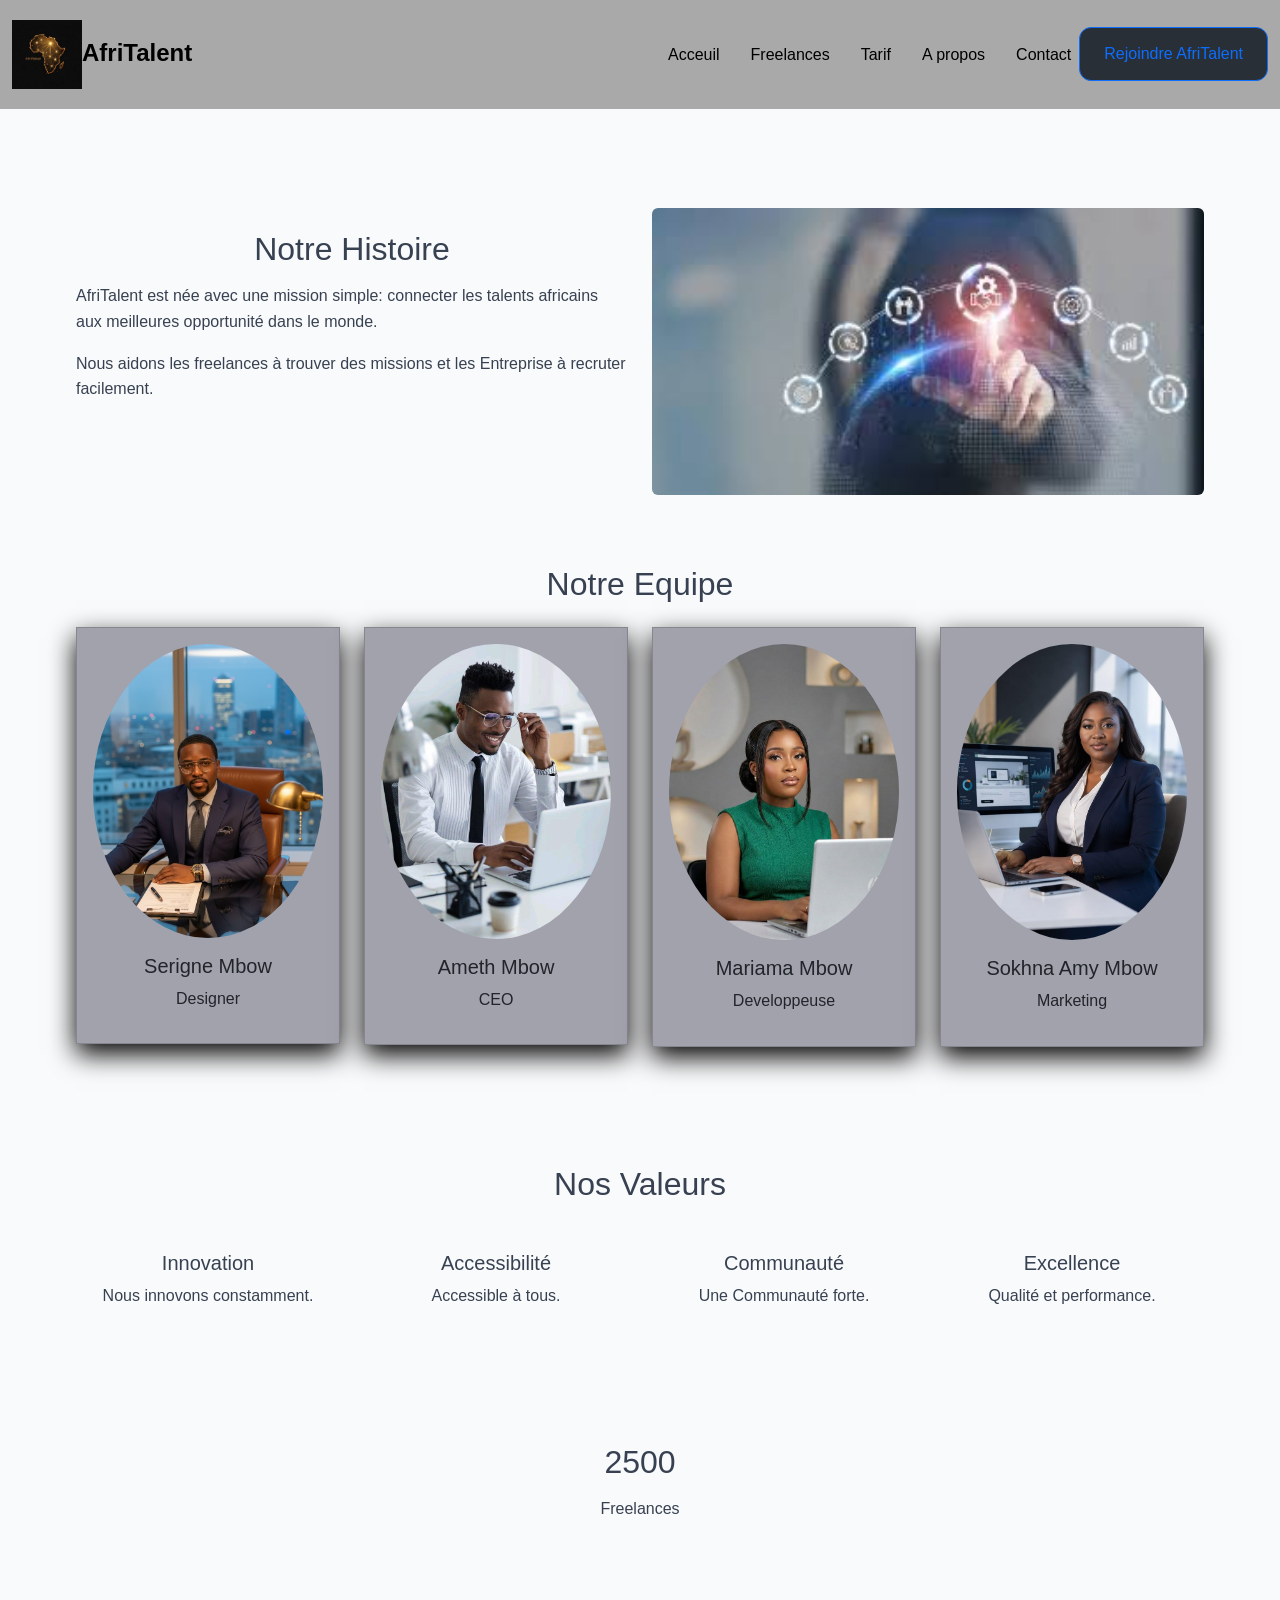
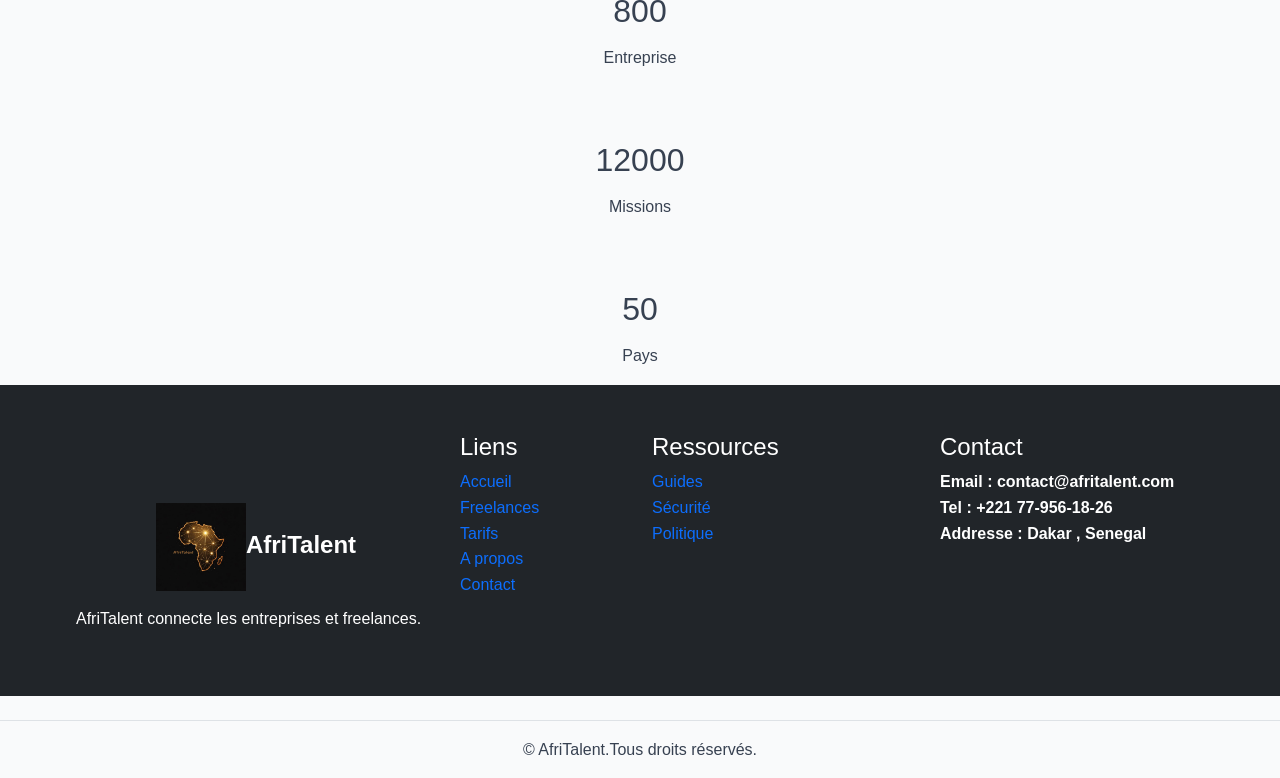
<file: about.html>
<!DOCTYPE html>
<html lang="fr">
<head>
 <meta charset="UTF-8">
 <meta name="viewport" content="width=device-width, initial-scale=1.0">
 <title>AfriTalent — Accueil</title>
 <!-- Bootstrap 5 via CDN : feuille de style -->
 <link
href="https://cdn.jsdelivr.net/npm/bootstrap@5.3.0/dist/css/bootstrap.min.css"
rel="stylesheet">
<!-- Votre feuille de style personnelle -->
 <link rel="stylesheet" href="css/style.css">
</head>
<body>
 <!-- Le contenu de la page sera ajoute ici -->
 <!-- Bootstrap 5 via CDN : script JavaScript -->
 <script
src="https://cdn.jsdelivr.net/npm/bootstrap@5.3.0/dist/js/bootstrap.bundle.min.js"
></script>
<!-- Votre script JavaScript -->
 <script src="js/main.js"></script>
  <nav class="navbar navbar-expand-lg navbar-light fixed-top " style="background-color: darkgray;">
  <div class="container-fluid">
    <a class="navbar-brand text-black" href=""><img src="image/WhatsApp Image 2026-05-11 at 09.48.34.jpeg" alt="" width="70px">AfriTalent</a>
    <button class="navbar-toggler" type="button" data-bs-toggle="collapse" data-bs-target="#navbarSupportedContent" aria-controls="navbarSupportedContent" aria-expanded="false" aria-label="Toggle navigation">
      <span class="navbar-toggler-icon"></span>
    </button>
    <div class="collapse navbar-collapse" id="navbarSupportedContent">
      <ul class="navbar-nav ms-auto">
        <li class="nav-item">
          <a class="nav-link active" aria-current="page" href="index.html">Acceuil</a>
        </li>
        <li class="nav-item">
          <a class="nav-link active" aria-current="page" href="freelances.html">Freelances</a>
        </li>
        <li class="nav-item">
          <a class="nav-link active" aria-current="page" href="tarif.html">Tarif</a>
        </li>
        <li class="nav-item">
          <a class="nav-link active" aria-current="page" href="about.html">A propos</a>
        </li>
        <li class="nav-item">
          <a class="nav-link active" aria-current="page" href="contact.html">Contact</a>
        </li>
      </ul>
      <form class="d-flex" role="">
        <button class=" text-light btn btn-primary" type="submit" style="background-color: rgb(41, 47, 54);"><a href="index.html">Rejoindre AfriTalent</a></button>
      </form>
    </div>
  </div>
</nav>
 <!-- HISTOIRE-->
  <section class="container mt-5 ">
    <div class=" row align-item-center mmm">
        <div class="col-sm-6">
            <h2>Notre Histoire</h2>
            <p>AfriTalent est née avec une mission simple: connecter les talents africains aux meilleures opportunité dans le monde.</p>
            <p>Nous aidons les freelances à trouver des missions et les Entreprise à recruter facilement. </p>
        </div>
        <div class="col-sm-6 mt-5  ">
            <img src="image/images (3).jpg" class="img-fluid rounded w-100">
        </div>
    </div>
  </section>
  <!-- EQUIPE-->
   <section>
    <div class="container">
        <h2 class="text-center mb-4">Notre Equipe</h2>
        <div class="row g-4">
            <div class="col-md-3 col-sm-6">
                <div class="card team-card text-center p-3">
                    <img src="image/serigne.jpeg" class="rounded-circle mb-3">
                    <h5>Serigne Mbow</h5>
                    <p>Designer</p>
                </div>
            </div>
            <div class="col-md-3 col-sm-6">
                <div class="card team-card text-center p-3">
                    <img src="image/ameth.jpeg" class="rounded-circle mb-3">
                    <h5>Ameth Mbow</h5>
                    <p>CEO</p>
                </div>
            </div>
            <div class="col-md-3 col-sm-6">
                <div class="card team-card text-center p-3">
                    <img src="image/mariama.jpeg" class="rounded-circle mb-3">
                    <h5>Mariama Mbow</h5>
                    <p>Developpeuse</p>
                </div>
            </div>
            <div class="col-md-3 col-sm-6">
                <div class="card team-card text-center p-3">
                    <img src="image/amy.jpeg" class="rounded-circle mb-3">
                    <h5>Sokhna Amy Mbow</h5>
                    <p>Marketing</p>
                </div>
            </div>
        </div>
    </div>
   </section>
   <!-- VALEURS -->
    <section class="container py-5">
        <h2 class="text-center mb-5">Nos Valeurs</h2>
        <div class="row g-4 text-center">
            <div class="col-md-3">
                <div card p-3>
                    <h5>Innovation</h5>
                    <P>Nous innovons constamment.</P>
                </div>
            </div>
            <div class="col-md-3">
                <div card p-3>
                    <h5>Accessibilité</h5>
                    <P>Accessible à tous.</P>
                </div>
            </div>
            <div class="col-md-3">
                <div card p-3>
                    <h5>Communauté</h5>
                    <P>Une Communauté forte.</P>
                </div>
            </div>
            <div class="col-md-3">
                <div card p-3>
                    <h5>Excellence</h5>
                    <P>Qualité et performance.</P>
                </div>
            </div>
        </div>
    </section>
    <!-- CHIFFRES CLES (BENTO) -->
     <section>
        <div class="container">
            <h2 class="text-center mb-5"></h2>
            <div class="">
                <div class="bento-item text-center">
                    <h2 class="counter" data-target="2500">2500</h2>
                    <p>Freelances</p>
                </div>
                <div class="bento-item text-center">
                    <h2 class="counter" data-target="800">800</h2>
                    <p>Entreprise</p>
                </div>
                <div class="bento-item text-center">
                    <h2 class="counter" data-target="12000">12000</h2>
                    <p>Missions</p>
                </div>
                <div class="bento-item text-center">
                    <h2 class="counter" data-target="50">50</h2>
                    <p>Pays</p>
                </div>
            </div>
        </div>
        <footer class="bg-dark text-white py-5">

    <div class="container">

      <div class="row">

        <div class="col-lg-4">

          <h2>
           <a class="navbar-brand text-white"><img src="image/WhatsApp Image 2026-05-11 at 09.48.34.jpeg" width="90PX" >AfriTalent</a>
          </h2>

          <p>
            AfriTalent connecte les entreprises et freelances.
          </p>

          <div class="socials">
            <i class="bi bi-facebook"></i>
            <i class="bi bi-linkedin"></i>
            <i class="bi bi-instagram"></i>
            <i class="bi bi-twitter"></i>
            <i class="bi bi-snapchat"></i>
          </div>

        </div>

        <div class="col-lg-2 ">
          <div class="d-flex flex-column">
            <h4>Liens</h4>

            <a href="#">Accueil</a>
            <a href="#">Freelances</a>
            <a href="#">Tarifs</a>
            <a href="#">A propos</a>
            <a href="#">Contact</a>
          </div>
        </div>

        <div class="col-lg-3">
          <div class="d-flex flex-column">
            <h4>Ressources</h4>

            <a href="#">Guides</a>
            <a href="#">Sécurité</a>
            <a href="#">Politique</a>
          </div>
        </div>

        <div class="col-lg-3">

          <div class="d-flex flex-column">
            <h4>Contact</h4>

            <strong>Email : contact@afritalent.com</strong>
            <strong>Tel : +221 77-956-18-26</strong>
            <strong>Addresse : Dakar , Senegal </strong>

          </div>
        </div>

      </div>

    </div>

  </footer>

  <script src="https://cdn.jsdelivr.net/npm/bootstrap@5.3.3/dist/js/bootstrap.bundle.min.js"></script>

                            <!-- Réseaux sociaux -->
                             <div>
                                <i class="bi bi-fecebook"><i class="fa-brands fa-facebook"></i></i>
                                <i class="bi bi-twitter"><i class="fa-brands fa-twitter"></i></i>
                                <i class="bi bi-tiktok"><i class="fa-brands fa-tiktok"></i></i>
                                <i class="bi bi-instagram"><i class="fa-brands fa-instagram"></i></i>
                             </div>
                         </div>
                    </div>

                    <!-- Ligne copyright -->
                     <div class="text-center mt-4 border-top pt-3">
                        <p>
                        &copy; <span id="year"></span>AfriTalent.Tous droits réservés.
                        </p>
                     </div>
                </footer>
            </section>
            
 </body>
</html>
</file>
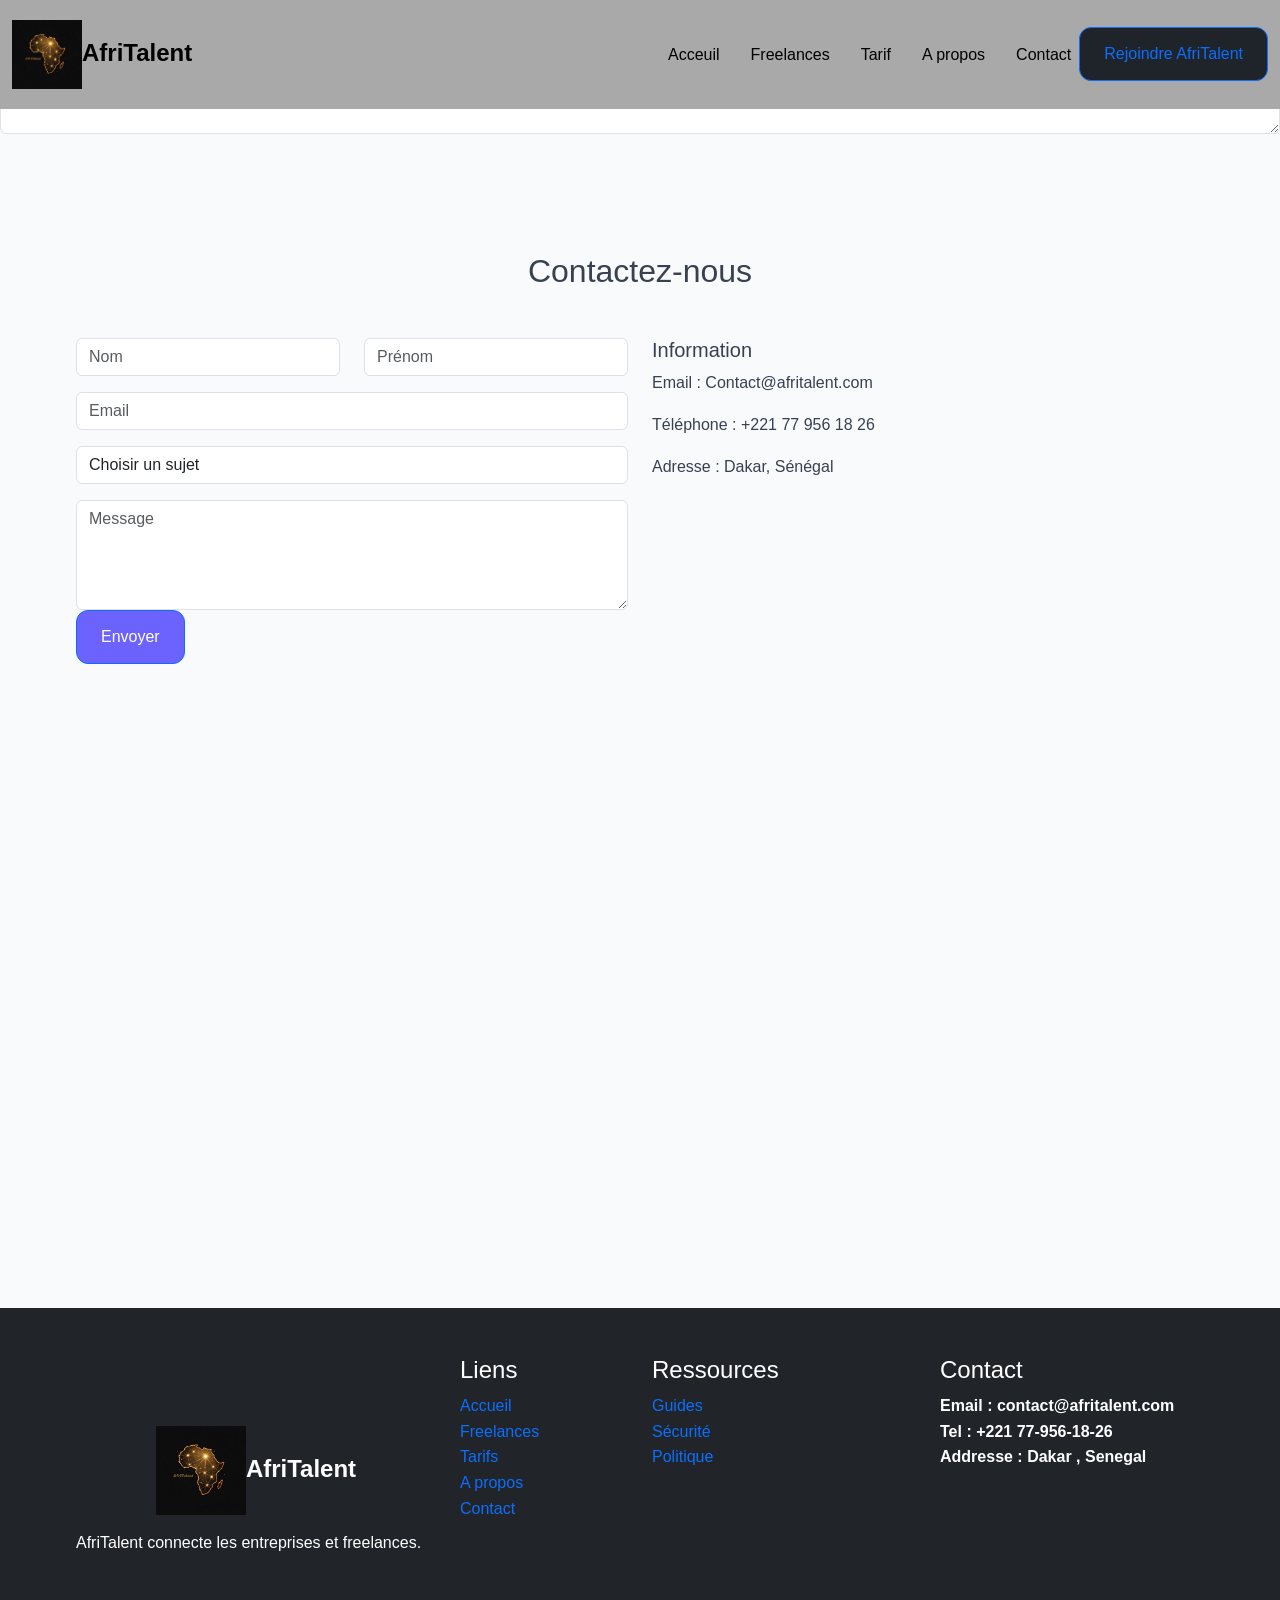
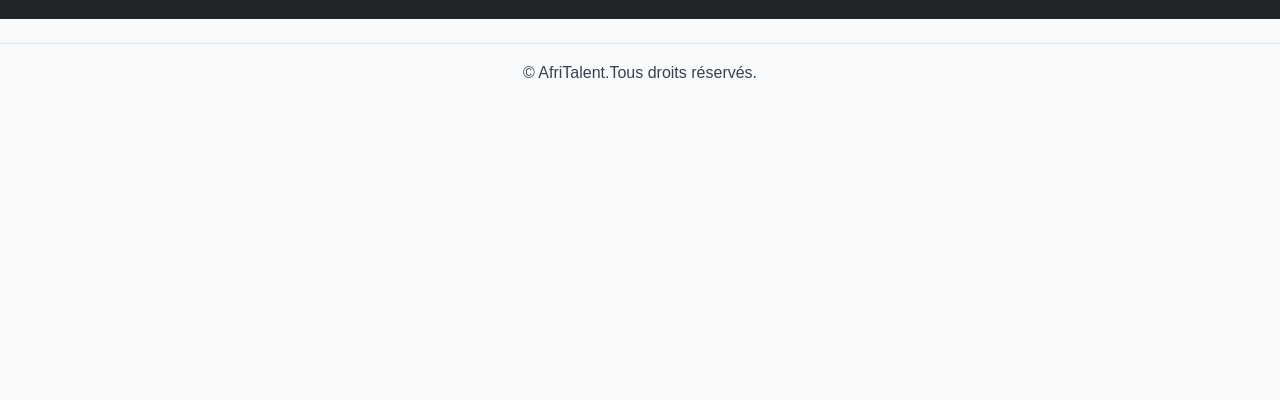
<file: contact.html>
<!DOCTYPE html>
<html lang="fr">
<head>
 <meta charset="UTF-8">
 <meta name="viewport" content="width=device-width, initial-scale=1.0">
 <title>AfriTalent — Accueil</title>
 <!-- Bootstrap 5 via CDN : feuille de style -->
 <link
href="https://cdn.jsdelivr.net/npm/bootstrap@5.3.0/dist/css/bootstrap.min.css"
rel="stylesheet">
<!-- Votre feuille de style personnelle -->
 <link rel="stylesheet" href="css/style.css">
</head>
<body>
 <!-- Le contenu de la page sera ajoute ici -->
 <!-- Bootstrap 5 via CDN : script JavaScript -->
 <script
src="https://cdn.jsdelivr.net/npm/bootstrap@5.3.0/dist/js/bootstrap.bundle.min.js"
></script>
<!-- Votre script JavaScript -->
 <script src="js/main.js"></script>
 <nav class="navbar navbar-expand-lg navbar-light fixed-top " style="background-color: darkgray;">
  <div class="container-fluid">
    <a class="navbar-brand text-black" href=""><img src="image/WhatsApp Image 2026-05-11 at 09.48.34.jpeg" alt="" width="70px">AfriTalent</a>
    <button class="navbar-toggler" type="button" data-bs-toggle="collapse" data-bs-target="#navbarSupportedContent" aria-controls="navbarSupportedContent" aria-expanded="false" aria-label="Toggle navigation">
      <span class="navbar-toggler-icon"></span>
    </button>
    <div class="collapse navbar-collapse" id="navbarSupportedContent">
      <ul class="navbar-nav ms-auto">
        <li class="nav-item">
          <a class="nav-link active" aria-current="page" href="index.html">Acceuil</a>
        </li>
        <li class="nav-item">
          <a class="nav-link active" aria-current="page" href="freelances.html">Freelances</a>
        </li>
        <li class="nav-item">
          <a class="nav-link active" aria-current="page" href="tarif.html">Tarif</a>
        </li>
        <li class="nav-item">
          <a class="nav-link active" aria-current="page" href="about.html">A propos</a>
        </li>
        <li class="nav-item">
          <a class="nav-link active" aria-current="page" href="contact.html">Contact</a>
        </li>
      </ul>
      <form class="d-flex" role="">
        <button class=" text-light btn btn-primary" type="submit" style="background-color: rgb(31, 36, 43);"><a href="index.html">Rejoindre AfriTalent</a></button>
      </form>
    </div>
  </div>
</nav>
<textarea name="" id="message" class="form-control" rows="5"></textarea>
<small class="error"></small>
 <div class="container py-5">
    <h2 class="text-center mb-5">Contactez-nous</h2>
    <div class="row g-4">
        <!-- FORMULAIRE -->
         <div class="col-lg-6 ">
            <form id="contactForm">
                <div class="row">
                    <div class="col-md-6 mb-3">
                        <input type="text" id="nom" class="form-control" placeholder="Nom">
                        <small class="error"></small>
                    </div>
                    <div class="col-md-6 mb-3">
                        <input type="text" id="prenom" class="form-control" placeholder="Prénom">
                        <small class="error"></small>
                    </div>
                </div>
                <div class="mb-3">
                        <input type="text" id="email" class="form-control" placeholder="Email">
                        <small class="error"></small>
                </div>
                <div class="mb-3">
                    <select id="sujet" class="form-control">
                        <option value="">Choisir un sujet</option>
                        <option>Support</option>
                        <option>Partenariat</option>
                        <option>Autre</option>
                    </select>
                    <small class="mb-3"></small>
                </div>       
                <div>
                    <textarea name="" id="message" class="form-control" rows="4" placeholder="Message"></textarea>
                    <small class="error"></small>
                </div> 
                <button class="btn btn-primary">Envoyer</button>
            </form>
          </div>
             <!-- INFOS -->
          <div class="col-lg-6">
            <h5>Information</h5>
            <p>Email : Contact@afritalent.com</p>
            <p>Téléphone : +221 77 956 18 26</p>
            <p>Adresse : Dakar, Sénégal</p>
            <!-- MAP -->
  <iframe src="https://www.google.com/maps/embed?pb=!1m23!1m12!1m3!1d123498.87515344337!2d-17.507486391666063!3d14.693363324052092!2m3!1f0!2f0!3f0!3m2!1i1024!2i768!4f13.1!4m8!3e6!4m0!4m5!1s0xec10da683c74a0b%3A0x2f425dd233f05fa5!2sPrilance%20-%20La%20marketplace%20de%20services%2C%20Imeuble%20Yoro%20Lam%2C%20Av.%20G.%20Pompidou%2C%20Dakar%2011000!3m2!1d14.669528399999999!2d-17.43566!5e0!3m2!1sen!2ssn!4v1778858252344!5m2!1sen!2ssn" width="600" height="450" style="border:0;" allowfullscreen="" loading="lazy" referrerpolicy="no-referrer-when-downgrade"></iframe>
  <div>
    <iframe src="" width="100%" height="300" style="border:0;">
    </iframe>
  </div>
          </div>
         </div>
        
    </div>
 </div>

  <footer class="bg-dark text-white py-5">

    <div class="container">

      <div class="row">

        <div class="col-lg-4">

          <h2>
           <a class="navbar-brand text-white"><img src="image/WhatsApp Image 2026-05-11 at 09.48.34.jpeg" width="90PX" >AfriTalent</a>
          </h2>

          <p>
            AfriTalent connecte les entreprises et freelances.
          </p>

          <div class="socials">
            <i class="bi bi-facebook"></i>
            <i class="bi bi-linkedin"></i>
            <i class="bi bi-instagram"></i>
            <i class="bi bi-twitter"></i>
            <i class="bi bi-snapchat"></i>
          </div>

        </div>

        <div class="col-lg-2 ">
          <div class="d-flex flex-column">
            <h4>Liens</h4>

            <a href="#">Accueil</a>
            <a href="#">Freelances</a>
            <a href="#">Tarifs</a>
            <a href="#">A propos</a>
            <a href="#">Contact</a>
          </div>
        </div>

        <div class="col-lg-3">
          <div class="d-flex flex-column">
            <h4>Ressources</h4>

            <a href="#">Guides</a>
            <a href="#">Sécurité</a>
            <a href="#">Politique</a>
          </div>
        </div>

        <div class="col-lg-3">

          <div class="d-flex flex-column">
            <h4>Contact</h4>

            <strong>Email : contact@afritalent.com</strong>
            <strong>Tel : +221 77-956-18-26</strong>
            <strong>Addresse : Dakar , Senegal </strong>

          </div>
        </div>
      </div>
    </div>
  </footer>

  <script src="https://cdn.jsdelivr.net/npm/bootstrap@5.3.3/dist/js/bootstrap.bundle.min.js"></script>

                            <!-- Réseaux sociaux -->
                             <div>
                                <i class="bi bi-fecebook"><i class="fa-brands fa-facebook"></i></i>
                                <i class="bi bi-twitter"><i class="fa-brands fa-twitter"></i></i>
                                <i class="bi bi-tiktok"><i class="fa-brands fa-tiktok"></i></i>
                                <i class="bi bi-instagram"><i class="fa-brands fa-instagram"></i></i>
                             </div>
                         </div>
                    </div>

                    <!-- Ligne copyright -->
                     <div class="text-center mt-4 border-top pt-3">
                        <p>
                        &copy; <span id="year"></span>AfriTalent.Tous droits réservés.
                        </p>
                     </div>
            </section>
 </body>
</html>
</file>
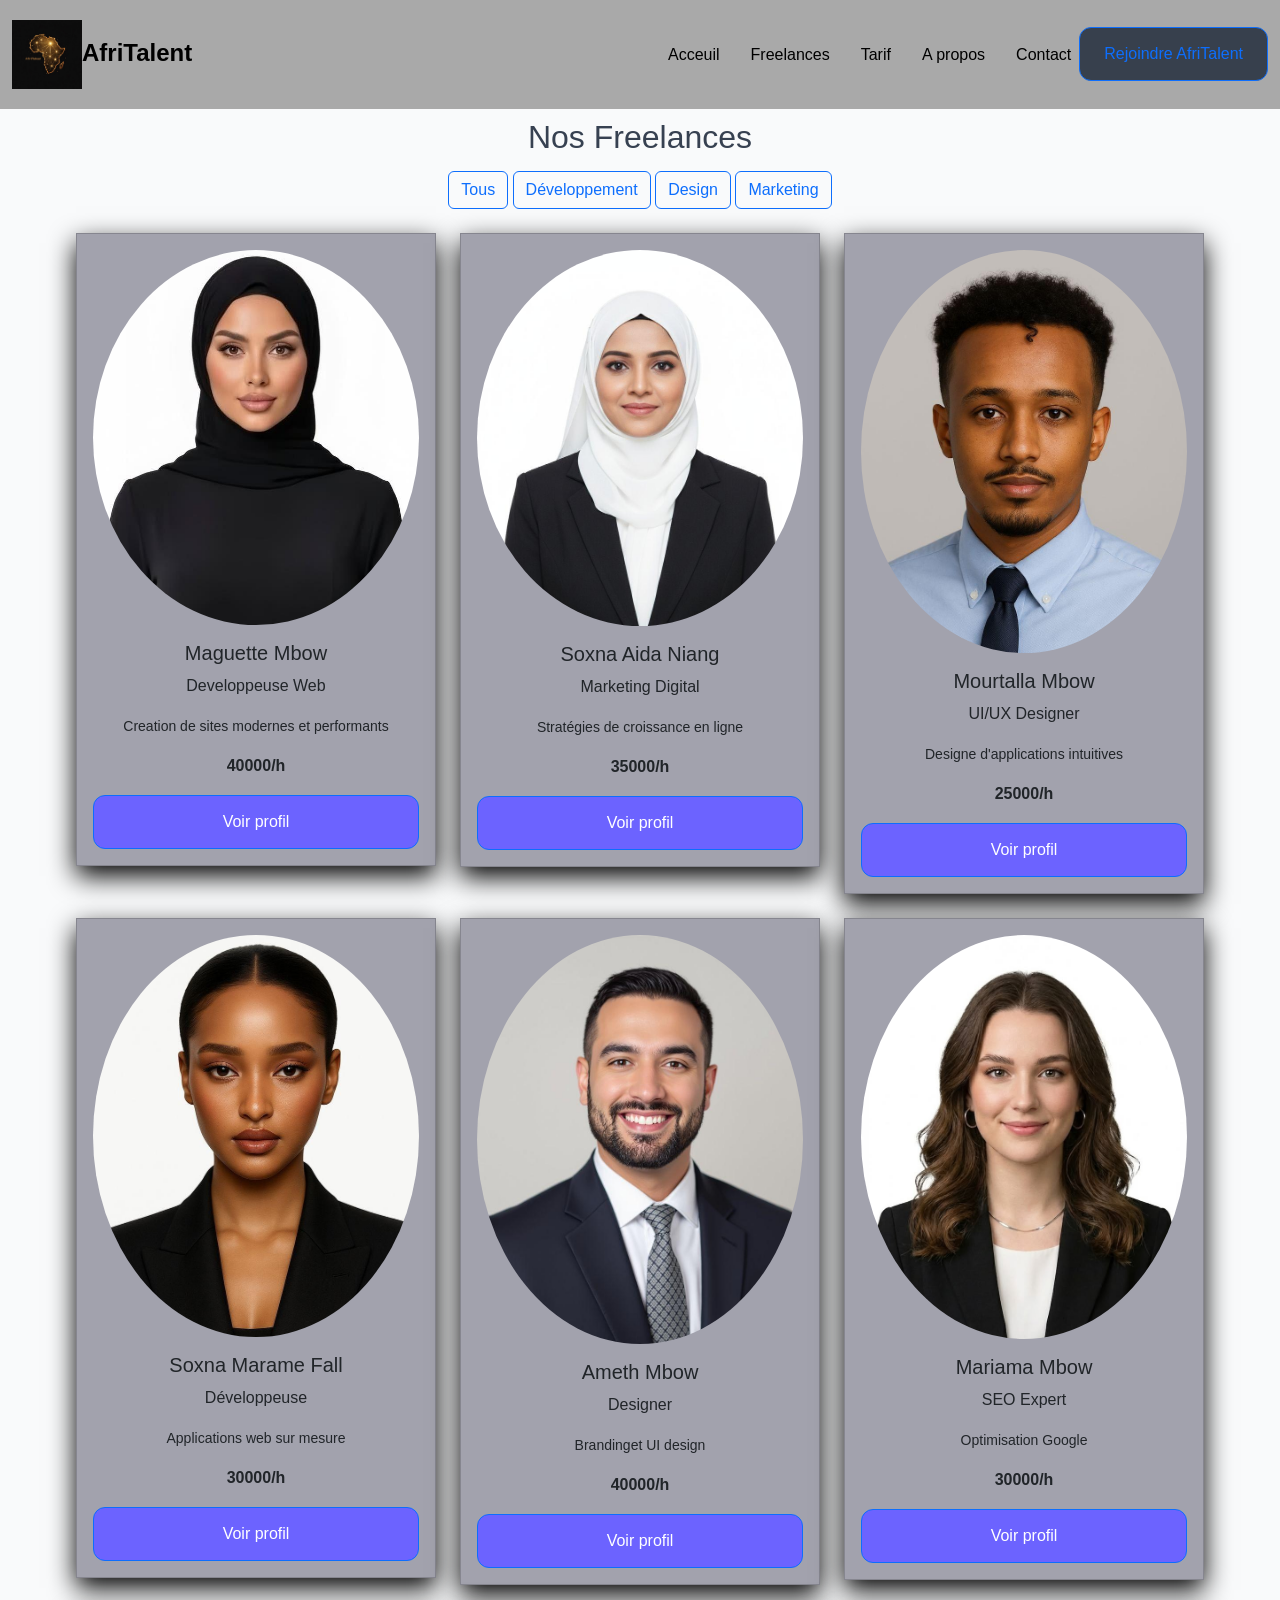
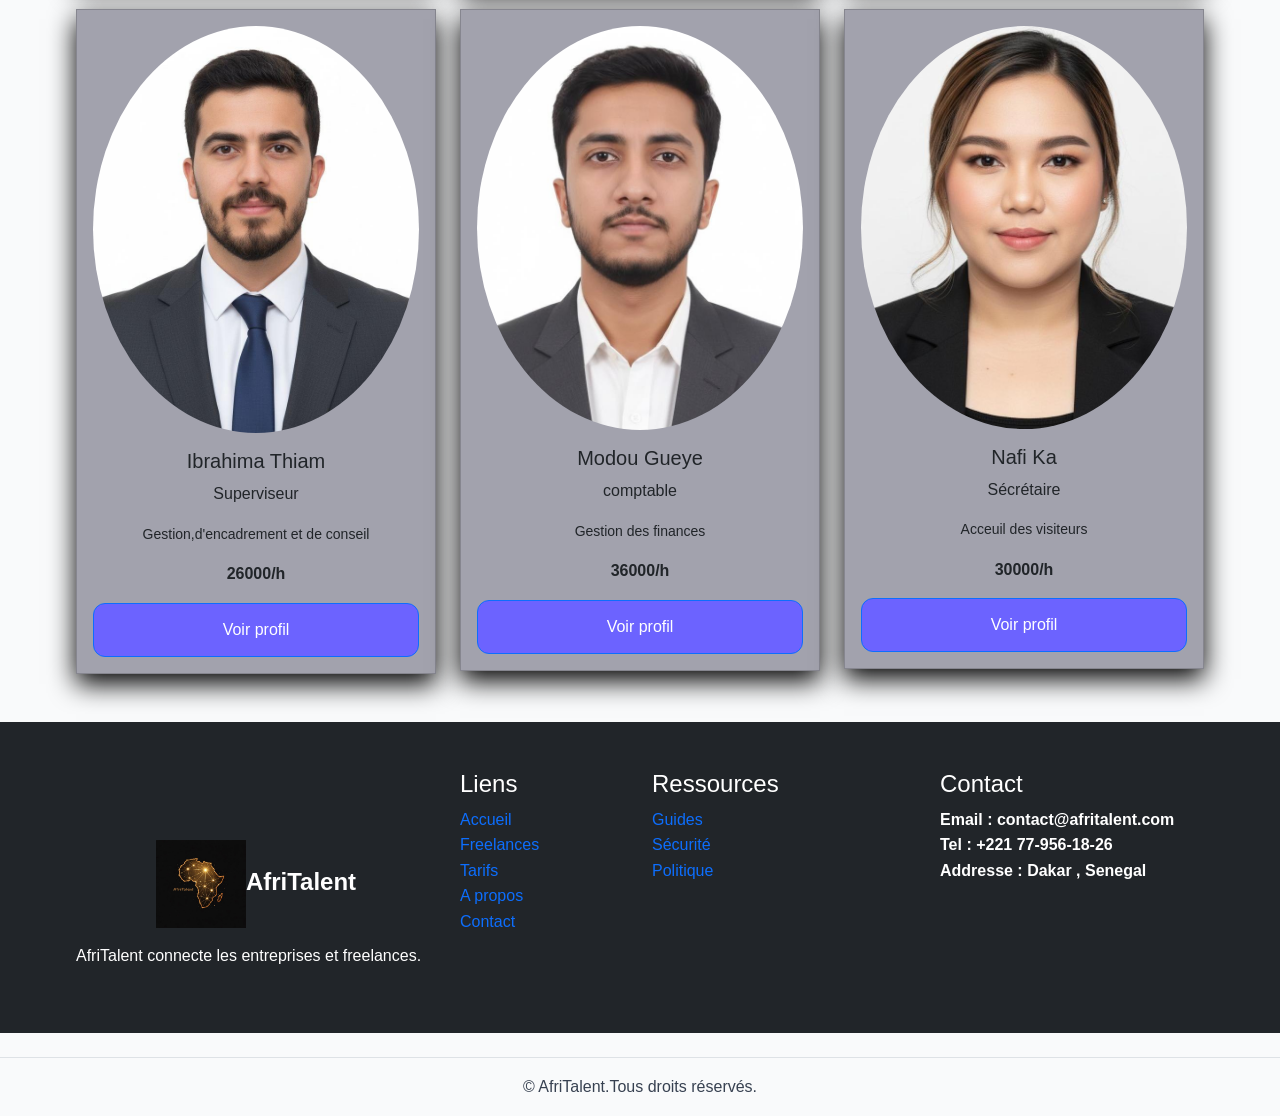
<file: freelances.html>
<!DOCTYPE html>
<html lang="fr">
<head>
 <meta charset="UTF-8">
 <meta name="viewport" content="width=device-width, initial-scale=1.0">
 <title>AfriTalent — Accueil</title>
 <!-- Bootstrap 5 via CDN : feuille de style -->
 <link
href="https://cdn.jsdelivr.net/npm/bootstrap@5.3.0/dist/css/bootstrap.min.css"
rel="stylesheet">
 <!-- Votre feuille de style personnelle -->
 <link rel="stylesheet" href="css/style.css">
 <link rel="stylesheet" href="js/main.js">
</head>
<body>
 <!-- Le contenu de la page sera ajoute ici -->
 <!-- Bootstrap 5 via CDN : script JavaScript -->
 <script
src="https://cdn.jsdelivr.net/npm/bootstrap@5.3.0/dist/js/bootstrap.bundle.min.js"
></script>
 <!-- Votre script JavaScript -->
 <script src="js/main.js"></script>
  <nav class="navbar navbar-expand-lg navbar-light fixed-top " style="background-color: darkgray;">
  <div class="container-fluid">
    <a class="navbar-brand text-black" href=""><img src="image/WhatsApp Image 2026-05-11 at 09.48.34.jpeg" alt="" width="70px">AfriTalent</a>
    <button class="navbar-toggler" type="button" data-bs-toggle="collapse" data-bs-target="#navbarSupportedContent" aria-controls="navbarSupportedContent" aria-expanded="false" aria-label="Toggle navigation">
      <span class="navbar-toggler-icon"></span>
    </button>
    <div class="collapse navbar-collapse" id="navbarSupportedContent">
      <ul class="navbar-nav ms-auto">
        <li class="nav-item">
          <a class="nav-link active" aria-current="page" href="index.html">Acceuil</a>
        </li>
        <li class="nav-item">
          <a class="nav-link active" aria-current="page" href="freelances.html">Freelances</a>
        </li>
        <li class="nav-item">
          <a class="nav-link active" aria-current="page" href="tarif.html">Tarif</a>
        </li>
        <li class="nav-item">
          <a class="nav-link active" aria-current="page" href="about.html">A propos</a>
        </li>
        <li class="nav-item">
          <a class="nav-link active" aria-current="page" href="contact.html">Contact</a>
        </li>
      </ul>
      <form class="d-flex" role="">
        <button class=" text-light btn btn-primary" type="submit" style="background-color: rgb(55, 64, 77);" ><a href="index.html">Rejoindre AfriTalent</a></button>
      </form>
    </div>
  </div>
</nav>
 <div class="container py-5">
    <h2 class text-center mb-4>Nos Freelances</h2>
    <!-- FILTRES -->
     <div class="text-center mb-4">
        <button class="btn btn-outline-primary filter-btn" data-filter="all">Tous</button>
        <button class="btn btn-outline-primary filter-btn" data-filter="dev">Développement</button>
        <button class="btn btn-outline-primary filter-btn" data-filter="design">Design</button>
        <button class="btn btn-outline-primary filter-btn" data-filter="marketing">Marketing</button>
     </div>
     <!-- GRID -->
      <div class="row g-4" id="freelances-list">
        <!-- CARD -->
         <div class="col-md-4 col-sm-6 freelances" data-category="Développement">
            <div class="card p-3 text-center">
                <img src="image/WhatsApp Image 2026-05-03 at 17.32.28 (3).jpeg" class="rounded-circle mb-3" alt="">
                <h5>Maguette Mbow</h5>
                <p>Developpeuse Web</p>
                <p class="small">Creation de sites modernes et performants</p>
                <p><strong>40000/h</strong></p>
                <button class="btn btn-primary">Voir profil</button>
            </div>
         </div>
         <div class="col-md-4 col-sm-6 freelances" data-category="Marketing">
            <div class="card p-3 text-center">
                <img src="image/WhatsApp Image 2026-05-03 at 17.32.28 (2).jpeg" class="rounded-circle mb-3" alt="">
                <h5>Soxna Aida Niang</h5>
                <p>Marketing Digital</p>
                <p class="small">Stratégies de croissance en ligne</p>
                <p><strong>35000/h</strong></p>
                <button class="btn btn-primary">Voir profil</button>
            </div>
         </div>
         <div class="col-md-4 col-sm-6 freelances" data-category="Design">
            <div class="card p-3 text-center">
                <img src="image/WhatsApp Image 2026-05-03 at 18.20.55.jpeg" class="rounded-circle mb-3" alt="">
                <h5>Mourtalla Mbow</h5>
                <p>UI/UX Designer</p>
                <p class="small">Designe d'applications intuitives</p>
                <p><strong>25000/h</strong></p>
                <button class="btn btn-primary">Voir profil</button>
            </div>
         </div>
         <!-- DUPLIQUE POUR AVOIR 9 -->
         <div class="col-md-4 col-sm-6 freelances" data-category="Développement">
            <div class="card p-3 text-center">
                <img src="image/WhatsApp Image 2026-05-03 at 17.37.36 (3).jpeg" class="rounded-circle mb-3" alt="">
                <h5>Soxna Marame Fall</h5>
                <p>Développeuse </p>
                <p class="small">Applications web sur mesure</p>
                <p><strong>30000/h</strong></p>
                <button class="btn btn-primary">Voir profil</button>
            </div>
         </div>
         <div class="col-md-4 col-sm-6 freelances" data-category="Design">
            <div class="card p-3 text-center">
                <img src="image/WhatsApp Image 2026-05-03 at 17.37.36.jpeg" class="rounded-circle mb-3" alt="">
                <h5>Ameth Mbow</h5>
                <p>Designer</p>
                <p class="small">Brandinget UI design</p>
                <p><strong>40000/h</strong></p>
                <button class="btn btn-primary">Voir profil</button>
            </div>
         </div>
         <div class="col-md-4 col-sm-6 freelances" data-category="Développement">
            <div class="card p-3 text-center">
                <img src="image/WhatsApp Image 2026-05-03 at 17.37.35.jpeg" class="rounded-circle mb-3" alt="">
                <h5>Mariama Mbow</h5>
                <p>SEO Expert</p>
                <p class="small">Optimisation Google</p>
                <p><strong>30000/h</strong></p>
                <button class="btn btn-primary">Voir profil</button>
            </div>
         </div>
         <div class="col-md-4 col-sm-6 freelances" data-category="Design">
            <div class="card p-3 text-center">
                <img src="image/WhatsApp Image 2026-05-03 at 17.37.36 (1).jpeg" class="rounded-circle mb-3" alt="">
                <h5>Ibrahima Thiam</h5>
                <p>Superviseur</p>
                <p class="small">Gestion,d'encadrement et de conseil</p>
                <p><strong>26000/h</strong></p>
                <button class="btn btn-primary">Voir profil</button>
            </div>
         </div>
         <div class="col-md-4 col-sm-6 freelances" data-category="Marketing">
            <div class="card p-3 text-center">
                <img src="image/modou gueye.jpeg" class="rounded-circle mb-3" alt="">
                <h5>Modou Gueye</h5>
                <p>comptable</p>
                <p class="small">Gestion des finances</p>
                <p><strong>36000/h</strong></p>
                <button class="btn btn-primary">Voir profil</button>
            </div>
         </div>
         <div class="col-md-4 col-sm-6 freelances" data-category="Marketing">
            <div class="card p-3 text-center">
                <img src="image/nafina.jpeg" class="rounded-circle mb-3" alt="">
                <h5>Nafi Ka</h5>
                <p>Sécrétaire</p>
                <p class="small">Acceuil des visiteurs</p>
                <p><strong>30000/h</strong></p>
                <button class="btn btn-primary">Voir profil</button>
            </div>
         </div>
      </div>
 </div>
 <footer class="bg-dark text-white py-5">

    <div class="container">

      <div class="row">

        <div class="col-lg-4">

          <h2>
           <a class="navbar-brand text-white"><img src="image/WhatsApp Image 2026-05-11 at 09.48.34.jpeg" width="90PX" >AfriTalent</a>
          </h2>

          <p>
            AfriTalent connecte les entreprises et freelances.
          </p>

          <div class="socials">
            <i class="bi bi-facebook"></i>
            <i class="bi bi-linkedin"></i>
            <i class="bi bi-instagram"></i>
            <i class="bi bi-twitter"></i>
            <i class="bi bi-snapchat"></i>
          </div>

        </div>

        <div class="col-lg-2 ">
          <div class="d-flex flex-column">
            <h4>Liens</h4>

            <a href="#">Accueil</a>
            <a href="#">Freelances</a>
            <a href="#">Tarifs</a>
            <a href="#">A propos</a>
            <a href="#">Contact</a>
          </div>
        </div>

        <div class="col-lg-3">
          <div class="d-flex flex-column">
            <h4>Ressources</h4>

            <a href="#">Guides</a>
            <a href="#">Sécurité</a>
            <a href="#">Politique</a>
          </div>
        </div>

        <div class="col-lg-3">

          <div class="d-flex flex-column">
            <h4>Contact</h4>

            <strong>Email : contact@afritalent.com</strong>
            <strong>Tel : +221 77-956-18-26</strong>
            <strong>Addresse : Dakar , Senegal </strong>

          </div>
        </div>

      </div>

    </div>

  </footer>

  <script src="https://cdn.jsdelivr.net/npm/bootstrap@5.3.3/dist/js/bootstrap.bundle.min.js"></script>

                            <!-- Réseaux sociaux -->
                             <div>
                                <i class="bi bi-fecebook"><i class="fa-brands fa-facebook"></i></i>
                                <i class="bi bi-twitter"><i class="fa-brands fa-twitter"></i></i>
                                <i class="bi bi-tiktok"><i class="fa-brands fa-tiktok"></i></i>
                                <i class="bi bi-instagram"><i class="fa-brands fa-instagram"></i></i>
                             </div>
                         </div>
                    </div>

                    <!-- Ligne copyright -->
                     <div class="text-center mt-4 border-top pt-3">
                        <p>
                        &copy; <span id="year"></span>AfriTalent.Tous droits réservés.
                        </p>
                     </div>
                </footer>
            </section>
            <script src="js/main.js"></script>
            
 </body>
</html>
</file>
<file: css/style.css>
.hero{
   min-height: 85vh;
   background-size: cover;
   background-position: center;
   background-repeat: no-repeat;
   background-image: url(../image/plan.jpeg);
}
h1{
    margin-top: 150px;

}
h2{
   margin-top: 70px;
   text-align: center;
}


:root{
    --primary-color: #6c63ff;
    --secondary-color: #ff6584;
    --dark-color: #111827;
    --light-color: #f9fafb;
    --text-color: #374151;
    --gray-color: #9ca3af;
    --font-tilte: 'Poppins' , sans-serif;
    --body-font: 'Roboto' , sans-serif;
 }

 .error {
   color: red;
   font-size: 14px;
 }


.fade-in {
   opacity: 0;
   transform: translateY(40px);
   transition: all 0.8s ease;
}
.fade-in.show{
   opacity: 1;
   transform: translateY(0);
}

 .dark-mode {
   background-color: #111827;
   color: white;
 }
 .dark-mode a{
   color: rgb(26, 47, 236);
 }
 .navbar.scrolled {
   background: white;
   box-shadow: 0 2px 10px rgba(0, 0, 0, 0,2);
   padding: 10px 0;
 }
 .navbar{
   transition: all 0.3s ease;
   position: fixed;
   width: 100%;
   z-index: 1000;
   top: 0;
 }
 .navbar.scrolled{
   padding: 8px 0;
 }
 body{
   min-height: 2000px;
 }
 #backToTop{
   position: fixed;
   bottom: 20px;
   right: 20px;
   display: none;
   z-index: 1000;
   width: 50px;
   height: 50px;
   border: none;
   border-radius: 50%;
 }

 .card1{grid-column:span 3;}
 *{
    margin: 0;
    padding: 0;
    box-sizing: border-box;
 }
 body{
    font-family: var(--body-font);
    color: var(--text-color);
    background-color: var(--light-color);
    line-height: 1.6;
 }
 h1,h2,h3{
    font-family: var(--tilte-font);
    margin-bottom: 15px;
 }
 section{
    padding: 0;
 }
 .container{
    width: 90%;
    margin: auto;
 }
 .navbar{
    background-color: var(--secondary-color);
    padding: 15px 0;
 }
 .navbar-brand{
    color:black;
    font-size: 24px;
    font-weight: bold;
 }
 .nav-link{
    color:black !important;
    margin-left: 15px;
 }
 .nav-link:hover{
    color: var(--primary-color) !important;
 }
 img{
    max-width: 100%;
    display:var(--dark-color);
    text-align: center;
 }
 a{
   text-decoration: none;
 }
 form a {
   text-decoration: none;
 }
 .hero {
   padding: 80px 0;
 }
.hero-content{
   display: grid;
   grid-template-columns: repeat(2,1fr);
   align-items: center;
   gap: 50px;
} 
.hero-text h1{
   font-size: 3.5rem;
   line-height: 1.1;
   margin: 20px 0;
   font-family: var(--font-tilte);
}
.hero-text p{
   margin-bottom: 30px;
   color: var(--gray-color);
}
.carousel-item img {
   width: 100%;
   max-width: 500px;
   margin: auto;
}
.badge{
   background: #eee;
   padding: 8px 14px;
   border-radius: 30px;
   font-size: 0.9rem;
} 

.btn-primary,
.btn-secondary{
   padding: 14px 24px;
   border-radius: 12px;
   transition: var(--transition);
}
.btn-primary{
   background: var(--primary-color);
   color: white;
}
.btn-primary:hover,
.btn-secondary:hover{
   transform: translate(-3px);
}
.bento-grid{
   display: grid;
   grid-template-columns: 2fr 1fr 1fr;
   grid-auto-rows: 180px;
   gap: 20px;
   margin-top: 40px;
}
.card {
   background: white;
   padding: 25px;
   border-radius: var(--radius);
   box-shadow: 0 10px 25px rgba(0, 0, 0, 05);
   transition: var(--transition);
   background-color: rgb(162, 162, 173);
}
.bi{
   grid-template-columns: auto;
}

.card:hover {
   transform: translateY(-5px);
}

img{
   text-align: center;
   margin-bottom: auto;

}
.wide {
   grid-row: span 2
}
.wide {
   grid-column: span 2;
}
.categories-grid {
   display: grid;
   grid-template-columns: repeat(3, 1fr);
   gap: 25px;
   /* margin-top: 40px; */
}
.service-card{
   background: white;
   /* padding: 30px; */
   border-radius: var(--radius);
   transition: var(--transition);
}
.service-card:hover{
   transform: translateY(-10px) scale(1,02);
   box-shadow: 0 20px 40px rgba(0, 0, 0, 0,1);
}
@media(max-width: 768px){
   .hero-content,
   .categories-grid,
   .bento-grid{
      grid-template-columns: 1fr;
   }
   .large,
   .wide{
      grid-column: span 1;
      grid-row: span 1;
   }
   .hero-text h1{
      font-size: 2.5rem;
   }
}
/*=================
TESTIMONIALS
=======================*/
.testimonials{
   padding: 80px 0;
   background: #f9fafb;
}
.section title{
   text-align: center;
   margin-bottom: 50px;
   font-size: 2.5rem;
}
.testimonials-card{
   background: white;
   max-width: 700px;
   margin: auto;
   padding: 40px;
   border-radius: 20px;
   text-align: center;
   box-shadow: 0 10px 30px rgba(0, 0, 0, 0, 0.5);
}
.testimonials-card img{
   width: 90px;
   height: 90px;
   border-radius: 50%;
   object-fit: cover;
   margin: auto;
   margin-bottom: 20px;
}
.testimonials-card p{
   font-size: 1.1rem;
   color: #f7f4f4;
   margin-bottom: 20px;
}
.testimonials-card h6{
   color: var(--primary-color);
}
@media(max-width: 768px) {
   .testimonials-card{
      padding: 25px;
   }
   .section-title {
      font-size: 2rem;
   }
}

@media(max-width: 768px) {
   .hero-content,
   .bento-grid,
   .categories-grid{
      grid-template-columns: 1fr;
   }
   .hero-text h1{
      font-size: 2.2rem;
   }
   .nav-links{
      display: none;
   }
   .container{
      width: 95%;
   }
}
/*===========
MOBILE
=============*/
@media (max-width: 768px) {
   .hero-content,
   .bento-grid,
   .categories-grid{
      grid-template-columns: 1fr;
   }
   .hero-text h1 {
      font-size: 2.2rem;
   }
   .nav-links{
      display: none;
   }
   .container{
      width: 95%;
   }
}
/*=============
TABLETTE
===================*/
@media (min-width: 769px) and (max-width: 1024px){
   .hero-content{
      grid-template-columns: 1fr;
      text-align: center;
   }
   .categories-grid{
      grid-template-columns: repeat(2, 1fr);
   }
}
/*==============
DESKOP
=============*/
@media(min-width: 1200px){
   .container{
      max-width: 1200px                                                          ;
   }
}
@media (max-width:768px) {
   .hero-content,
   .bento-grid,
   .categories-grid{
      grid-template-columns: 1fr;
   }
   .hero-text h1 {
      font-size: 2.2rem;
   }
   .nav-links{
      display: none;
   }
   .container{
      width: 95%;
   }
}


.mmm{
   margin-top: 10rem;
}
nav{
   background-color: #374151;
}
.a{
   text-decoration: none;
}
</file>
